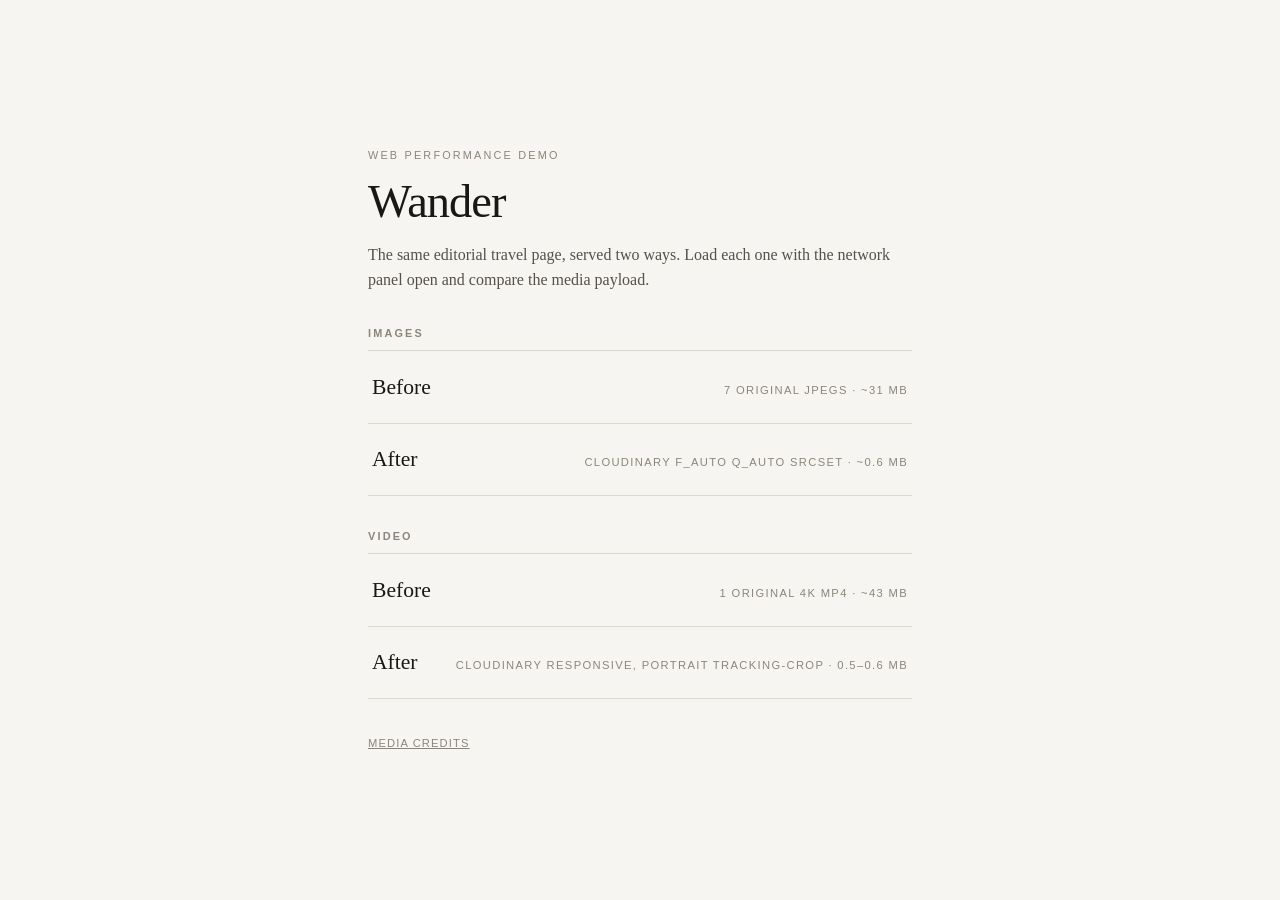
<file: index.html>
<!DOCTYPE html>
<html lang="en">
<head>
<meta charset="utf-8">
<meta name="viewport" content="width=device-width, initial-scale=1">
<title>Wander — web performance demo</title>
<style>
  *, *::before, *::after { box-sizing: border-box; }
  body {
    margin: 0;
    min-height: 100vh;
    display: flex;
    align-items: center;
    justify-content: center;
    padding: 2rem 1.5rem;
    background: #f7f5f1;
    color: #1a1815;
    font-family: Georgia, "Times New Roman", Times, serif;
    line-height: 1.6;
  }
  main { width: 100%; max-width: 34rem; }
  .kicker {
    font-family: -apple-system, BlinkMacSystemFont, "Segoe UI", Helvetica, Arial, sans-serif;
    font-size: 0.68rem;
    letter-spacing: 0.2em;
    text-transform: uppercase;
    color: #8c857c;
    margin: 0 0 0.75rem;
  }
  h1 {
    font-size: clamp(2rem, 6vw, 2.9rem);
    font-weight: 400;
    letter-spacing: -0.02em;
    line-height: 1.1;
    margin: 0 0 0.9rem;
  }
  .blurb { color: #55504a; margin: 0 0 1.75rem; }
  /* Margins collapse against .blurb's, so the first group heading sits the
     same 2rem below the blurb as the second sits below the list above it. */
  .group {
    font-family: -apple-system, BlinkMacSystemFont, "Segoe UI", Helvetica, Arial, sans-serif;
    font-size: 0.68rem;
    font-weight: 600;
    letter-spacing: 0.2em;
    text-transform: uppercase;
    color: #8c857c;
    margin: 2rem 0 0.5rem;
  }
  ul { list-style: none; margin: 0; padding: 0; border-top: 1px solid #ded8cf; }
  li { border-bottom: 1px solid #ded8cf; }
  a.row {
    display: flex;
    align-items: baseline;
    justify-content: space-between;
    gap: 1rem;
    flex-wrap: wrap;
    padding: 1.15rem 0.25rem;
    text-decoration: none;
    color: inherit;
  }
  a.row:hover { background: #f0ece5; }
  .label { font-size: 1.35rem; }
  .note {
    font-family: -apple-system, BlinkMacSystemFont, "Segoe UI", Helvetica, Arial, sans-serif;
    font-size: 0.7rem;
    letter-spacing: 0.12em;
    text-transform: uppercase;
    color: #8c857c;
  }
  footer {
    margin-top: 2.25rem;
    font-family: -apple-system, BlinkMacSystemFont, "Segoe UI", Helvetica, Arial, sans-serif;
    font-size: 0.7rem;
    letter-spacing: 0.1em;
    text-transform: uppercase;
    color: #8c857c;
  }
  footer a { color: inherit; }
</style>
</head>
<body>
<main>
  <p class="kicker">Web performance demo</p>
  <h1>Wander</h1>
  <p class="blurb">
    The same editorial travel page, served two ways. Load each one with the network panel
    open and compare the media payload.
  </p>

  <p class="group">Images</p>
  <ul>
    <li>
      <a class="row" href="before/index.html">
        <span class="label">Before</span>
        <span class="note">7 original JPEGs &middot; ~31 MB</span>
      </a>
    </li>
    <li>
      <a class="row" href="after/index.html">
        <span class="label">After</span>
        <span class="note">Cloudinary f_auto q_auto srcset &middot; ~0.6 MB</span>
      </a>
    </li>
  </ul>

  <p class="group">Video</p>
  <ul>
    <li>
      <a class="row" href="video-before/index.html">
        <span class="label">Before</span>
        <span class="note">1 original 4K MP4 &middot; ~43 MB</span>
      </a>
    </li>
    <li>
      <a class="row" href="video-after/index.html">
        <span class="label">After</span>
        <span class="note">Cloudinary responsive, portrait tracking-crop &middot; 0.5&ndash;0.6 MB</span>
      </a>
    </li>
  </ul>

  <footer>
    <a href="CREDITS.md">Media credits</a>
  </footer>
</main>
</body>
</html>
</file>
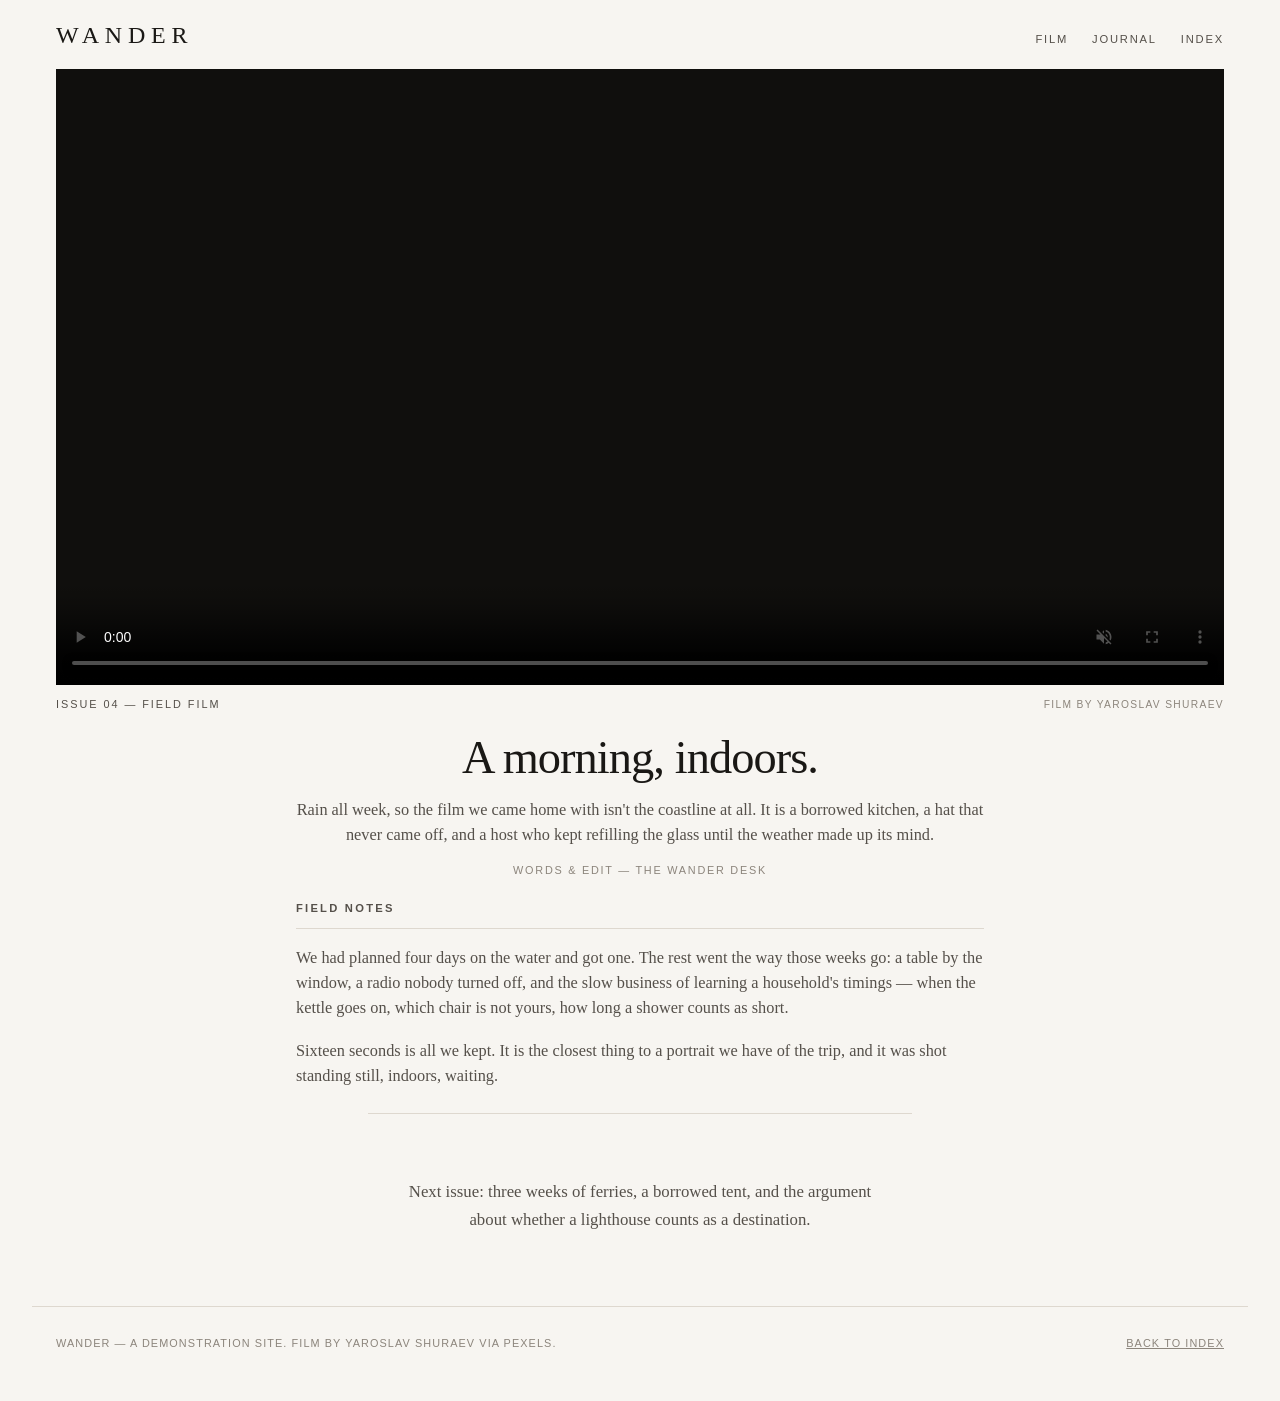
<file: video-after/index.html>
<!DOCTYPE html>
<html lang="en">
<head>
<meta charset="utf-8">
<meta name="viewport" content="width=device-width, initial-scale=1">
<title>Wander — A morning, indoors.</title>
<meta name="description" content="A short film from the Wander desk: a rained-out week, a borrowed kitchen, and the man who kept refilling the glass.">
<link rel="stylesheet" href="assets/styles.css">

<!-- The film comes from Cloudinary instead of assets/. Same markup, same CSS, same
     film, same box — only the bytes change. /video-before/ is the baseline.

     f_auto:video  negotiates the container and codec per browser, so a modern
                   Chrome is offered VP9/WebM or AV1 and Safari HEVC, where
                   /video-before/ can only ever serve H.264. The `:video`
                   qualifier is required because these URLs carry no file
                   extension — without it f_auto would resolve to an image.
     q_auto        picks a per-video quality from the content itself
     c_limit,w_<n> scales down to the requested width, never up

     Responsive is done with `media` on <source> — the video counterpart of the
     `srcset`/`sizes` pair in /after/, and, like it, resolved by the browser with
     no JavaScript. The player box is calc(min(100vw, 76rem) - 3rem) wide, so it
     tops out at 1168 CSS px; each tier below asks for the smallest rendition
     that still covers that box at that viewport and pixel density:

         viewport             1x     hi-DPI   delivered as
         portrait <= 30rem    480      960    4:5, tracking crop
         <= 30rem             480      960    1.896:1, uncropped
         <= 46rem             720     1440    1.896:1
         <= 60rem             960     1920    1.896:1
         wider               1280     1920    1.896:1

     Sources are evaluated top to bottom and the first match wins, so the tiers
     run narrow to wide and the last <source> carries no `media` at all as the
     catch-all. The hi-DPI column is capped at 1920 rather than the 2336 a 2dppx
     display would imply: past roughly 1.6x density the extra lines are not
     visible in 24fps motion, and they cost about twice the bytes.

     A browser that does not understand `max-resolution` fails those queries
     rather than misreading them, and falls through to the next, coarser tier —
     it over-serves a little, it never breaks.

     One caveat worth stating rather than discovering: a browser that ignores
     `media` on <source> altogether takes the first source it can play, which
     here is the narrow portrait crop. Chrome has honoured it since 3 and Safari
     since 3.1, but Firefox 53-119 honoured it only inside <picture>, so those
     versions would show the 4:5 crop at any window size. Firefox 120 shipped in
     2023 and fixed it; the ladder is ordered narrow-to-wide for everyone else's
     benefit, so this is left as a known limit of the technique.

     The portrait tier is the one place this page deliberately stops matching
     /video-before/. Letterboxed into a 390px-wide phone the 1.896:1 film is a
     206px strip, so those two sources ask for a 4:5 crop instead and the CSS
     takes the box edge to edge — 2.4x the on-screen area. Cropping 1.896:1 down
     to 4:5 keeps only 42% of the width, and the subject does not sit in the
     middle of the frame, so a plain centre crop slices his face; g_auto is what
     makes the crop usable:

     c_fill,g_auto  a tracking crop. Cloudinary analyses the whole film and moves
                    the crop window to follow the subject, easing between frames
                    rather than cutting. c_fill (or c_fill_pad) is required —
                    g_auto is ignored by the resize-only modes.

     Two things about g_auto are easy to get wrong and both are load-bearing here:

     1. It must sit in its own transformation component, and that component has
        to come FIRST. `f_auto:video,q_auto,...,g_auto` in one component is a 400
        ("g_auto must be in a transformation component by itself"), and putting
        the delivery component first is a 500. Only crop-then-deliver works.
     2. Dropping f_auto/q_auto from the second component silently costs the codec
        negotiation: the same crop comes back as 607 kB of H.264 instead of
        266 kB of VP9.

     Which is why the portrait tier is the one place naming codecs explicitly
     beats f_auto. Behind a chained crop f_auto only ever negotiated half the
     way: Chrome and Firefox got VP9, but Safari — the browser that matters most
     in portrait — got H.264 at 1.56 MB, even though the very same crop encodes
     to HEVC at 771 kB when asked directly. Five component arrangements were
     tried and none restored it, so each portrait tier states its formats and
     lets the browser pick by `type` instead:

                 VP9/WebM   HEVC/MP4   what f_auto handed Safari
         w_480     266 kB     350 kB     607 kB
         w_960     584 kB     771 kB   1,562 kB

     WebM is listed first because here VP9 is the smaller of the two for
     everyone who can play it, and HEVC then catches Safari. Anything that can
     play neither falls through to the landscape sources below, where f_auto
     does still negotiate properly; the CSS crops that wide frame to fit, which
     is a worse frame than g_auto picks but not a broken page.

     A tracking crop is also derived asynchronously — Cloudinary answers 423
     while it analyses — so these renditions have to exist before a real visitor
     arrives. Worth knowing: the first success after derivation can still be the
     un-negotiated H.264 fallback at the right dimensions, so warming means
     waiting for the codec you asked for, not merely for a 200.

     poster is a still of frame 0 pulled from the same asset (so_0), so the first
     frame is painted before any video arrives instead of leaving the black box
     /video-before/ shows. preload="metadata" replaces the baseline's
     preload="auto": autoplay still starts the fetch here, but if a browser or a
     data saver blocks autoplay the viewer gets the poster and a play button
     instead of an unrequested download.

     Behaviour is deliberately unchanged from /video-before/: autoplays muted
     (the original has no audio track), shows controls, and does not loop.

     /before/ and /after/ do the same comparison for still images. -->
<link rel="preconnect" href="https://res.cloudinary.com" crossorigin>
</head>
<body>

<header class="masthead">
  <a class="wordmark" href="index.html">Wander</a>
  <nav class="nav">
    <a href="#film">Film</a>
    <a href="#journal">Journal</a>
    <a href="../index.html">Index</a>
  </nav>
</header>

<section class="film" id="film">
  <video class="film-player"
         width="4096" height="2160"
         poster="https://res.cloudinary.com/zosttxi5/video/upload/so_0,f_auto,q_auto,c_limit,w_1280/wander/host-at-home.jpg"
         preload="metadata"
         autoplay muted playsinline
         controls>
    <source media="(orientation: portrait) and (max-width: 30rem) and (max-resolution: 1.5dppx)"
            type='video/webm; codecs="vp9"'
            src="https://res.cloudinary.com/zosttxi5/video/upload/ar_4:5,c_fill,g_auto,w_480/f_webm,vc_vp9,q_auto/wander/host-at-home">
    <source media="(orientation: portrait) and (max-width: 30rem) and (max-resolution: 1.5dppx)"
            type='video/mp4; codecs="hvc1"'
            src="https://res.cloudinary.com/zosttxi5/video/upload/ar_4:5,c_fill,g_auto,w_480/f_mp4,vc_h265,q_auto/wander/host-at-home">
    <source media="(orientation: portrait) and (max-width: 30rem)"
            type='video/webm; codecs="vp9"'
            src="https://res.cloudinary.com/zosttxi5/video/upload/ar_4:5,c_fill,g_auto,w_960/f_webm,vc_vp9,q_auto/wander/host-at-home">
    <source media="(orientation: portrait) and (max-width: 30rem)"
            type='video/mp4; codecs="hvc1"'
            src="https://res.cloudinary.com/zosttxi5/video/upload/ar_4:5,c_fill,g_auto,w_960/f_mp4,vc_h265,q_auto/wander/host-at-home">
    <source media="(max-width: 30rem) and (max-resolution: 1.5dppx)"
            src="https://res.cloudinary.com/zosttxi5/video/upload/f_auto:video,q_auto,c_limit,w_480/wander/host-at-home">
    <source media="(max-width: 30rem)"
            src="https://res.cloudinary.com/zosttxi5/video/upload/f_auto:video,q_auto,c_limit,w_960/wander/host-at-home">
    <source media="(max-width: 46rem) and (max-resolution: 1.5dppx)"
            src="https://res.cloudinary.com/zosttxi5/video/upload/f_auto:video,q_auto,c_limit,w_720/wander/host-at-home">
    <source media="(max-width: 46rem)"
            src="https://res.cloudinary.com/zosttxi5/video/upload/f_auto:video,q_auto,c_limit,w_1440/wander/host-at-home">
    <source media="(max-width: 60rem) and (max-resolution: 1.5dppx)"
            src="https://res.cloudinary.com/zosttxi5/video/upload/f_auto:video,q_auto,c_limit,w_960/wander/host-at-home">
    <source media="(max-width: 60rem)"
            src="https://res.cloudinary.com/zosttxi5/video/upload/f_auto:video,q_auto,c_limit,w_1920/wander/host-at-home">
    <source media="(max-resolution: 1.5dppx)"
            src="https://res.cloudinary.com/zosttxi5/video/upload/f_auto:video,q_auto,c_limit,w_1280/wander/host-at-home">
    <source src="https://res.cloudinary.com/zosttxi5/video/upload/f_auto:video,q_auto,c_limit,w_1920/wander/host-at-home">
  </video>
  <div class="film-caption">
    <span class="kicker">Issue 04 — Field Film</span>
    <p class="credit">Film by Yaroslav Shuraev</p>
  </div>
</section>

<main>

  <section class="intro" id="journal">
    <h1>A morning, indoors.</h1>
    <p class="lede">
      Rain all week, so the film we came home with isn't the coastline at all.
      It is a borrowed kitchen, a hat that never came off, and a host who kept
      refilling the glass until the weather made up its mind.
    </p>
    <p class="byline">Words &amp; edit — the Wander desk</p>
  </section>

  <section class="notes">
    <h2 class="section-title">Field notes</h2>
    <p class="lede">
      We had planned four days on the water and got one. The rest went the way
      those weeks go: a table by the window, a radio nobody turned off, and the
      slow business of learning a household's timings — when the kettle goes on,
      which chair is not yours, how long a shower counts as short.
    </p>
    <p class="lede">
      Sixteen seconds is all we kept. It is the closest thing to a portrait we
      have of the trip, and it was shot standing still, indoors, waiting.
    </p>
  </section>

  <section class="closing">
    <p>
      Next issue: three weeks of ferries, a borrowed tent, and the argument about
      whether a lighthouse counts as a destination.
    </p>
  </section>

</main>

<footer class="footer">
  <p>Wander — a demonstration site. Film by Yaroslav Shuraev via Pexels.</p>
  <p><a href="../index.html">Back to index</a></p>
</footer>

</body>
</html>
</file>
<file: video-after/assets/styles.css>
/* Wander — editorial travel demo. Plain CSS, no build step, no JS. */

:root {
  --ink:      #1a1815;
  --ink-soft: #55504a;
  --ink-faint:#8c857c;
  --paper:    #f7f5f1;
  --rule:     #ded8cf;
  --serif: Georgia, "Iowan Old Style", "Times New Roman", Times, serif;
  --sans: -apple-system, BlinkMacSystemFont, "Segoe UI", Helvetica, Arial, sans-serif;
  --measure: 34rem;
  --measure-intro: 46rem;
  --wide: 76rem;
}

*, *::before, *::after { box-sizing: border-box; }

html { -webkit-text-size-adjust: 100%; }

body {
  margin: 0;
  background: var(--paper);
  color: var(--ink);
  font-family: var(--serif);
  font-size: 18px;
  line-height: 1.65;
}

img, video { display: block; max-width: 100%; height: auto; }

a { color: inherit; }

/* ---------- masthead ---------- */

.masthead {
  display: flex;
  align-items: baseline;
  justify-content: space-between;
  gap: 1.5rem;
  flex-wrap: wrap;
  max-width: var(--wide);
  margin: 0 auto;
  padding: 1rem 1.5rem 0.85rem;
}

.wordmark {
  font-size: 1.5rem;
  letter-spacing: 0.24em;
  text-transform: uppercase;
  text-decoration: none;
  font-weight: 400;
}

.nav {
  display: flex;
  gap: 1.5rem;
  font-family: var(--sans);
  font-size: 0.7rem;
  letter-spacing: 0.16em;
  text-transform: uppercase;
}

.nav a {
  color: var(--ink-soft);
  text-decoration: none;
  padding-bottom: 2px;
  border-bottom: 1px solid transparent;
}

.nav a:hover { color: var(--ink); border-bottom-color: var(--ink); }

/* ---------- hero ---------- */

.hero {
  position: relative;
  max-width: var(--wide);
  margin: 0 auto 1.25rem;
  padding: 0 1.5rem;
}

/* A cinematic letterbox band. Kept deliberately shallow so the first gallery
   row reaches the initial viewport even on a laptop where browser chrome
   leaves only ~650-700px of viewport — the demo needs more than one image
   above the fold. Crops the very wide original without distorting it. */
.hero-img {
  width: 100%;
  height: clamp(10rem, 26vh, 16rem);
  object-fit: cover;
  object-position: center 58%;
}

.hero-caption {
  display: flex;
  align-items: baseline;
  justify-content: space-between;
  gap: 1rem;
  flex-wrap: wrap;
  padding-top: 0.7rem;
}

.kicker {
  font-family: var(--sans);
  font-size: 0.68rem;
  letter-spacing: 0.18em;
  text-transform: uppercase;
  color: var(--ink-soft);
}

/* ---------- film ---------- */

.film {
  max-width: var(--wide);
  margin: 0 auto 1.25rem;
  padding: 0 1.5rem;
}

/* The ratio is pinned rather than left to the file's own dimensions, so the
   box is reserved before a single byte of video arrives and both variants
   lay out identically no matter which rendition is served. */
.film-player {
  width: 100%;
  aspect-ratio: 4096 / 2160;
  background: #100f0d;
  /* Every rendition fills this box exactly, so cover is inert for the video
     itself. It is here for the poster: `poster` takes a single URL and cannot
     be art-directed without JavaScript, so the wide still is the one asset that
     has to be cropped to fit the portrait box below. */
  object-fit: cover;
}

.film-caption {
  display: flex;
  align-items: baseline;
  justify-content: space-between;
  gap: 1rem;
  flex-wrap: wrap;
  padding-top: 0.7rem;
}

/* ---------- intro ---------- */

.intro {
  max-width: var(--measure-intro);
  margin: 0 auto;
  padding: 0 1.5rem 1.25rem;
  text-align: center;
}

h1 {
  font-size: clamp(1.9rem, 4.2vw, 2.9rem);
  line-height: 1.05;
  font-weight: 400;
  letter-spacing: -0.02em;
  margin: 0 0 0.85rem;
}

.lede {
  font-size: 1.02rem;
  line-height: 1.55;
  color: var(--ink-soft);
  margin: 0 0 0.9rem;
  text-wrap: pretty;
}

.byline {
  font-family: var(--sans);
  font-size: 0.68rem;
  letter-spacing: 0.16em;
  text-transform: uppercase;
  color: var(--ink-faint);
  margin: 0;
}

/* ---------- gallery ---------- */

.gallery {
  max-width: var(--wide);
  margin: 0 auto;
  padding: 0 1.5rem;
}

/* Prose column under the film — the gallery's full 76rem is far too wide to
   read, so notes keep the intro's measure. */
.notes {
  max-width: var(--measure-intro);
  margin: 0 auto;
  padding: 0 1.5rem;
}

.notes .lede { margin-bottom: 1.1rem; }

.section-title {
  font-family: var(--sans);
  font-size: 0.7rem;
  font-weight: 600;
  letter-spacing: 0.2em;
  text-transform: uppercase;
  color: var(--ink-soft);
  margin: 0 0 1rem;
  padding-bottom: 0.6rem;
  border-bottom: 1px solid var(--rule);
}

/* Multi-column gives a masonry feel with mixed portrait/landscape frames,
   with no JS and no forced aspect ratios. */
.grid {
  columns: 2;
  column-gap: 2rem;
}

.tile {
  margin: 0 0 2.75rem;
  break-inside: avoid;
}

.tile img { width: 100%; }

figcaption {
  display: flex;
  align-items: baseline;
  justify-content: space-between;
  gap: 0.75rem;
  flex-wrap: wrap;
  padding-top: 0.6rem;
}

.place {
  font-size: 0.95rem;
  font-style: italic;
  color: var(--ink);
}

/* subtle photographer attribution */
.credit {
  font-family: var(--sans);
  font-size: 0.64rem;
  letter-spacing: 0.13em;
  text-transform: uppercase;
  color: var(--ink-faint);
  margin: 0;
}

/* ---------- closing + footer ---------- */

.closing {
  max-width: var(--measure);
  margin: 1.5rem auto 0;
  padding: 3rem 1.5rem 0;
  border-top: 1px solid var(--rule);
  text-align: center;
  font-size: 1.05rem;
  color: var(--ink-soft);
}

.footer {
  max-width: var(--wide);
  margin: 4.5rem auto 0;
  padding: 1.75rem 1.5rem 3rem;
  border-top: 1px solid var(--rule);
  font-family: var(--sans);
  font-size: 0.68rem;
  letter-spacing: 0.1em;
  text-transform: uppercase;
  color: var(--ink-faint);
  display: flex;
  justify-content: space-between;
  gap: 1rem;
  flex-wrap: wrap;
}

.footer p { margin: 0; }

/* ---------- responsive ---------- */

@media (max-width: 46rem) {
  body { font-size: 17px; }
  .grid { columns: 1; }
  .tile { margin-bottom: 2.25rem; }
  .masthead { padding-top: 1rem; }
  .hero { margin-bottom: 1.25rem; }
  .hero-img { height: clamp(11rem, 28vh, 15rem); }
  .intro { padding-bottom: 1.25rem; }
}

/* ---------- the film in portrait ----------

   A 1.896:1 frame in a 390px-wide box is a 206px strip, about a quarter of a
   phone screen. On portrait phones the <source> ladder switches to a 4:5
   tracking crop instead, and the box goes edge to edge: 390 x 488, which is
   2.4x the area and a little under 60% of the screen.

   This ratio has to stay in step with the ar_4:5 renditions in index.html.
   Those arrive as exactly 480x600 and 960x1200, and any disagreement here would
   letterbox the video inside its own box.

   Deliberately scoped to phones. A portrait tablet is wide enough that the
   cinematic frame still reads well, and a full-bleed 4:5 at 768px would stand
   920px tall. */

@media (orientation: portrait) and (max-width: 30rem) {
  .film { padding: 0; }
  .film-player { aspect-ratio: 4 / 5; }
  /* .film's side padding is what normally insets the caption; restore it here
     so the type is not against the screen edge with the video full-bleed. */
  .film-caption { padding: 0.7rem 1.5rem 0; }
  /* Poster only, per the note on .film-player. The subject sits right of
     centre, so a centred cover-crop clips his face; this biases the visible
     window toward him. */
  .film-player { object-position: 62% center; }
}
</file>
